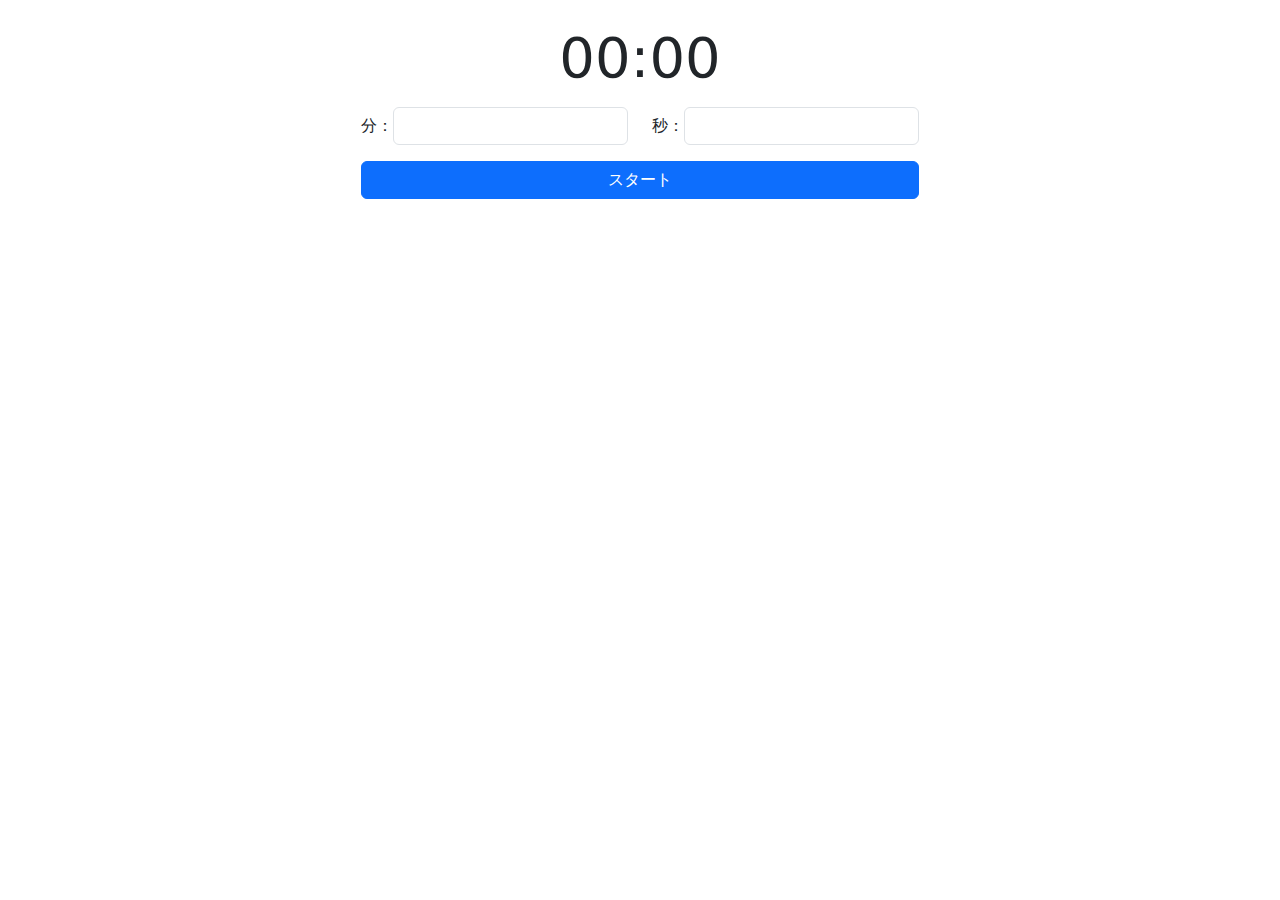
<file: kadai_debug_javascript/index.html>
<!DOCTYPE html>
<html lang="ja">

<head>
    <meta charset="UTF-8">
    <meta name="viewport" content="width=device-width, initial-scale=1.0">
    <title>タイマーアプリ</title>
    <link rel="stylesheet" href="https://cdn.jsdelivr.net/npm/bootstrap@5.3.0/dist/css/bootstrap.min.css">
    <style>
        .hidden {
            display: none;
        }
    </style>
</head>

<body class="container my-4 d-flex justify-content-center">
    <div class="text-center col-12 col-md-6">

        <!-- タイマー表示部分 -->
        <div>
            <span id="timer" class="display-4">00:00</span>
        </div>

        <!-- 入力フォーム -->
        <div id="inputForm" class="mt-3 hidden">
            <div class="row justify-content-center">
                <div class="col-6 d-flex align-items-center">
                    分：<input type="number" id="minutes" class="form-control" oninput="updateTimer()" min="0">
                </div>
                <div class="col-6 d-flex align-items-center">
                    秒：<input type="number" id="seconds" class="form-control" oninput="updateTimer()" min="0">
                </div>
            </div>
            <!-- エラーメッセージ -->
            <span id="error" class="hidden text-danger"></span>
        </div>

        <!-- ボタン -->
        <div class="mt-3">
            <button id="start" class="btn btn-primary mb-3 hidden w-100" onclick="startCountdown()">スタート</button>
            <div class="row justify-content-center">
                <div class="col-6">
                    <button id="pause" class="btn btn-info mb-3 hidden w-100" onclick="pauseCountdown()">一時停止</button>
                    <button id="resume" class="btn btn-info mb-3 hidden w-100" onclick="resumeCountdown()">再開</button>
                </div>
                <div class="col-6">
                    <button id="reset" class="btn btn-info mb-3 hidden w-100" onclick="resetCountdown()">リセット</i></button>
                </div>
            </div>
            <button id="setTime" class="btn btn-secondary mb-3 hidden w-100" onclick="setTimeMode()">設定</button>
            <button id="alertStop" class="btn btn-danger mt-5 hidden w-100 btn-lg rounded-pill" onclick="stopAlert()">アラート停止</button>
        </div>
    </div>

    <script>
        let countdownInterval;
        let alertInterval;
        let isPaused;


        // 入力フォームの値をタイマーに表示する関数
        function updateTimer() {
            let minutes = document.getElementById('minutes').value || 0;
            let seconds = document.getElementById('seconds').value || 0;

            // 入力フォームの値をチェック
            if (minutes < 0 || seconds < 0) {
                // document.getElementById('errors').innerText = "マイナスは入力できません";
                // document.getElementById('errors').classList.remove('hidden');
                document.getElementById('error').innerText = "マイナスは入力できません";
                document.getElementById('error').classList.remove('hidden');
                return;
            }

            document.getElementById('error').classList.add('hidden');
            document.getElementById('timer').innerText = `${String(minutes).padStart(2, '0')}:${String(seconds).padStart(2, '0')}`;
        }

        // カウントダウンを開始する関数
        function startCountdown() {
            let minutes = document.getElementById('minutes').value || 0;
            let seconds = document.getElementById('seconds').value || 0;
            let timeLeft = (minutes * 60) + parseInt(seconds);
            setMode("progress");
            countdownInterval = setInterval(() => {
                if(!isPaused) {
                    timeLeft--;
                    if(timeLeft < 0) {
                        clearInterval(countdownInterval);
                        startAlert();
                    } else {
                        let m = Math.floor(timeLeft / 60);
                        let s = timeLeft % 60;
                        document.getElementById('timer').innerText = `${String(m).padStart(2, '0')}:${String(s).padStart(2, '0')}`;
                    }
                }
            }, 1000);
        }
        // console.log(startCountdown);

        // カウントダウンを一時停止する関数
        function pauseCountdown() {
            isPaused = true;
            setMode("paused");
        }

        // カウントダウンを再開する関数
        function resumeCountdown() {
            isPaused = false;
            setMode("progress");
        }

        // カウントダウンをリセットする関数
        function resetCountdown() {
            // 下記の一行を追加したら「スタート」クリックしたら動いた
            isPaused = false;
            clearInterval(countdownInterval);
            updateTimer();
            setMode("restart");
            
        }

        // 時間設定モードに変更する関数
        function setTimeMode() {
            clearInterval(countdownInterval);
            setMode("setting");
        }



        // アラートを開始する関数
        function startAlert() {
            // alertIntervalがローカル変数になっていたのでグローバル変数にした
            alertInterval = setInterval(() => {
                document.body.style.backgroundColor = document.body.style.backgroundColor === 'red' ? 'white' : 'red';
            }, 1000);
            document.getElementById('alertStop').classList.remove('hidden')
        }

        // アラートを停止する関数
        function stopAlert() {
            clearInterval(alertInterval);
            clearInterval(countdownInterval);
            document.body.style.backgroundColor = 'white';
            document.getElementById('alertStop').classList.add('hidden')
        }

        // HTML要素の表示を制御する関数
        function setMode(mode) {
            const modes = {
                setting: ["start", "inputForm"],
                progress: ["pause", "reset", "setTime"],
                paused: ["resume", "reset", "setTime"],
                restart: ["start", "setTime"],
            };

            // すべてのボタンと入力フォームを非表示にする
            const elements = document.querySelectorAll('#inputForm, #start, #pause, #resume, #reset, #setTime');
            elements.forEach(elem => elem.classList.add('hidden'));

            // 指定されたモードの要素だけを表示する
            const ids = modes[mode];
            ids.forEach(id => document.getElementById(id).classList.remove('hidden'));
        }

        // 初期状態をセット
        setMode("setting");
    </script>
</body>
</html>
</file>
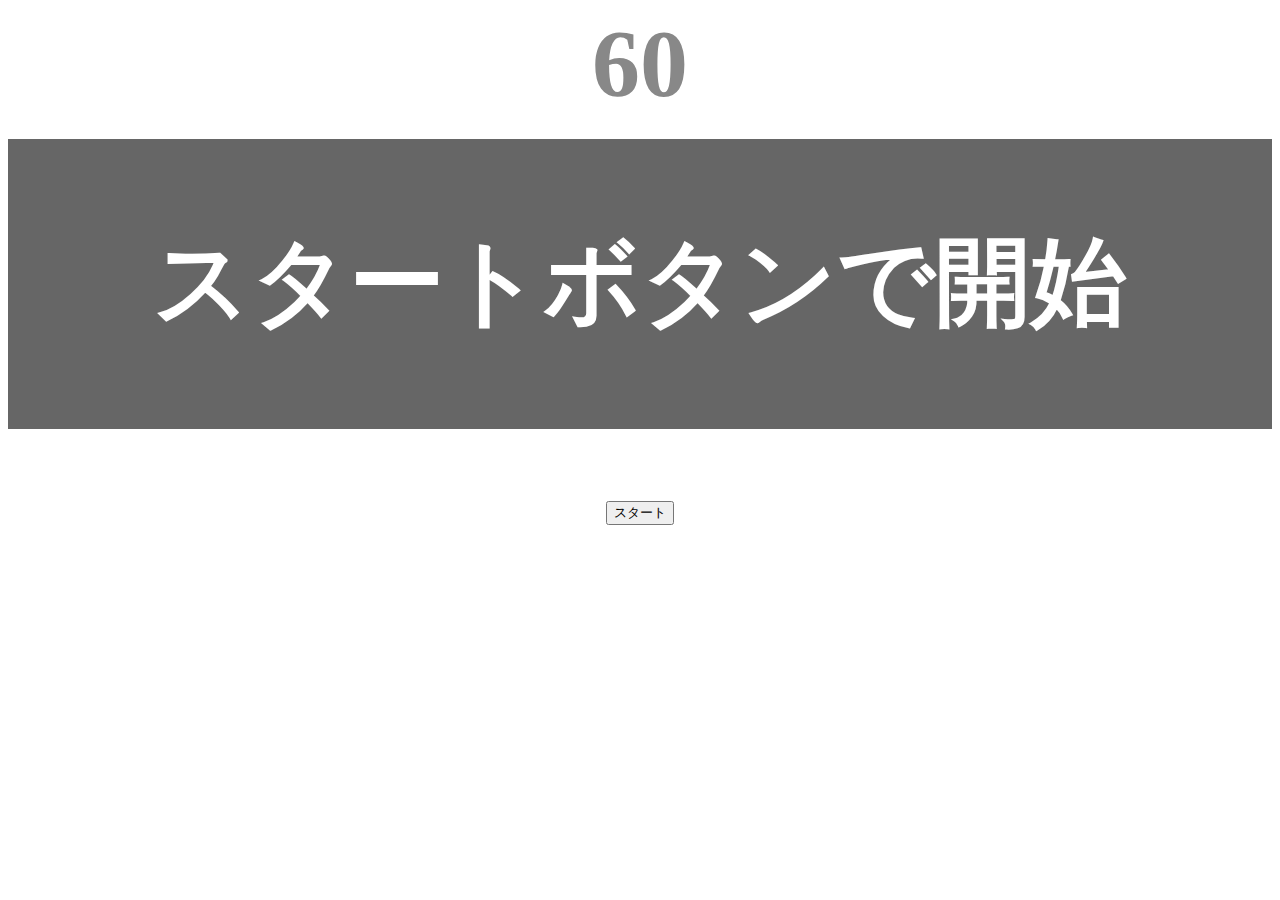
<file: kadai_tutorial_output/index.html>
<!DOCTYPE html>
<html lang="ja">
<head>
    <meta charset="UTF-8">
    <meta name="viewport" content="width=device-width, initial-scale=1.0">
    <meta name="description" content="[javascript応用編]簡易的なタイピングゲームです。">
    <title>タイピングゲーム</title>
    <link rel="stylesheet" href="style.css">
</head>
<body>
    <p id="count" class="count">60</p>
    <div id="wrap" class="wrap">
        <!-- <span id="typed" class="typed"></span><span id="untyped">Hello World</span> -->
        <span id="typed" class="typed"></span><span id="untyped"></span>

    </div>
    <button id="start">スタート</button>
    <script type="text/javascript" src="main.js"></script>
</body>
</html>
</file>
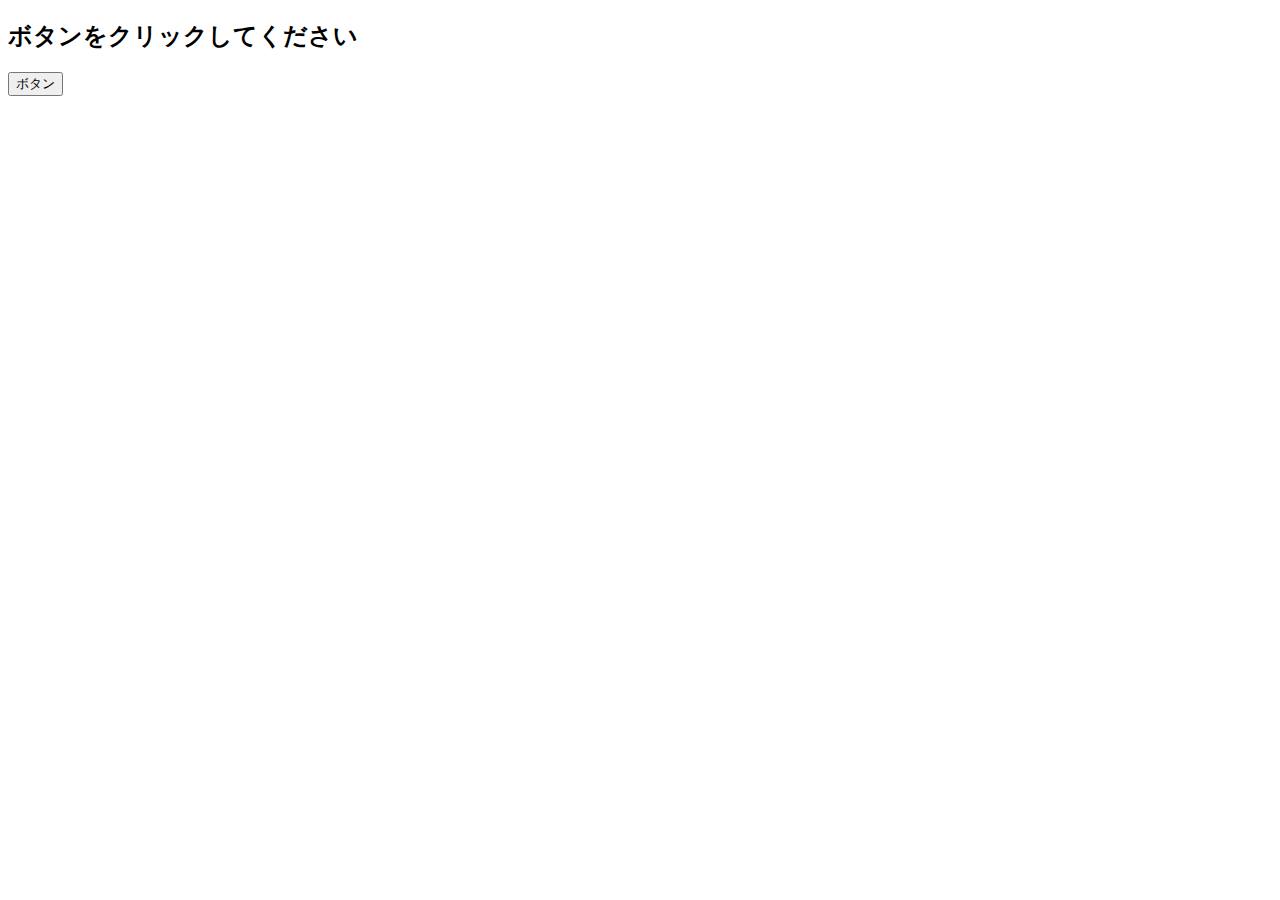
<file: kadai_020/event.html>
<!DOCTYPE html>
<html lang="ja">
<head>
    <meta charset="UTF-8">
    <meta name="viewport" content="width=device-width, initial-scale=1.0">
    <title>javascriptの基礎を学ぼう_20章課題</title>
</head>
<body>
    <h2 id="text">ボタンをクリックしてください</h2>
    <button id="btn">ボタン</button>
    <script src="event.js"></script>
</body>
</html>
</file>
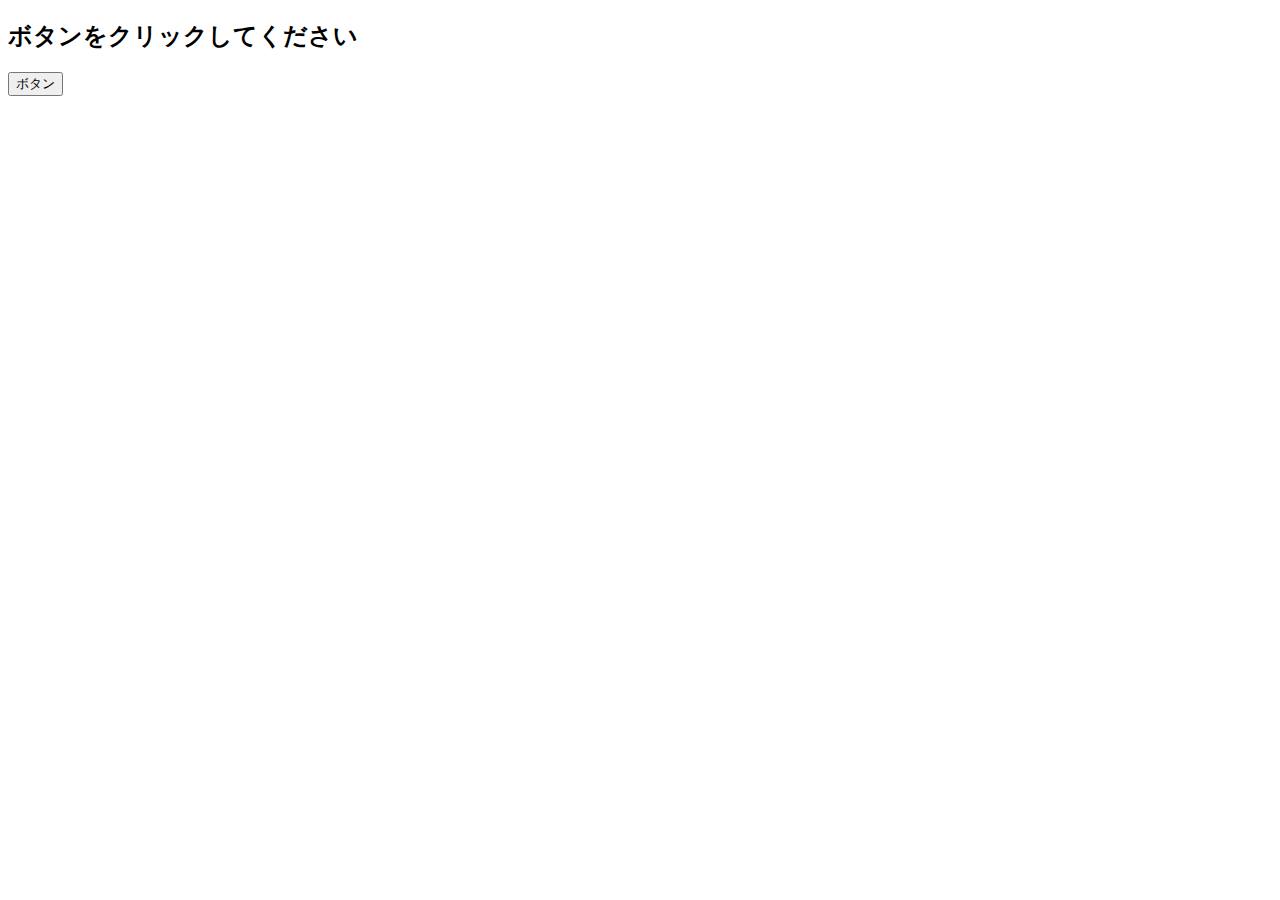
<file: kadai_021/event.html>
<!DOCTYPE html>
<html lang="ja">
<head>
    <meta charset="UTF-8">
    <meta name="viewport" content="width=device-width, initial-scale=1.0">
    <title>javascriptの基礎を学ぼう_21章課題</title>
</head>
<body>
    <h2 id="text">ボタンをクリックしてください</h2>
    <button id="btn">ボタン</button>
    <script src="event.js"></script>
</body>
</html>
</file>
<file: kadai_tutorial_output/style.css>
/* タイピングゲーム全体 */
body {
    font-size: 6em;
    text-align: center;
}

.count {
    margin: 0;
    font-weight: bold;
    color: #888;
}

.wrap {
    margin-top: 20px;
    padding: 80px 40px;
    background-color: #666;
    font-weight: bold;
    color: #fff;
}

.typed {
    color: lightgreen;
}

.mistyped {
    background-color: red;
}
</file>
